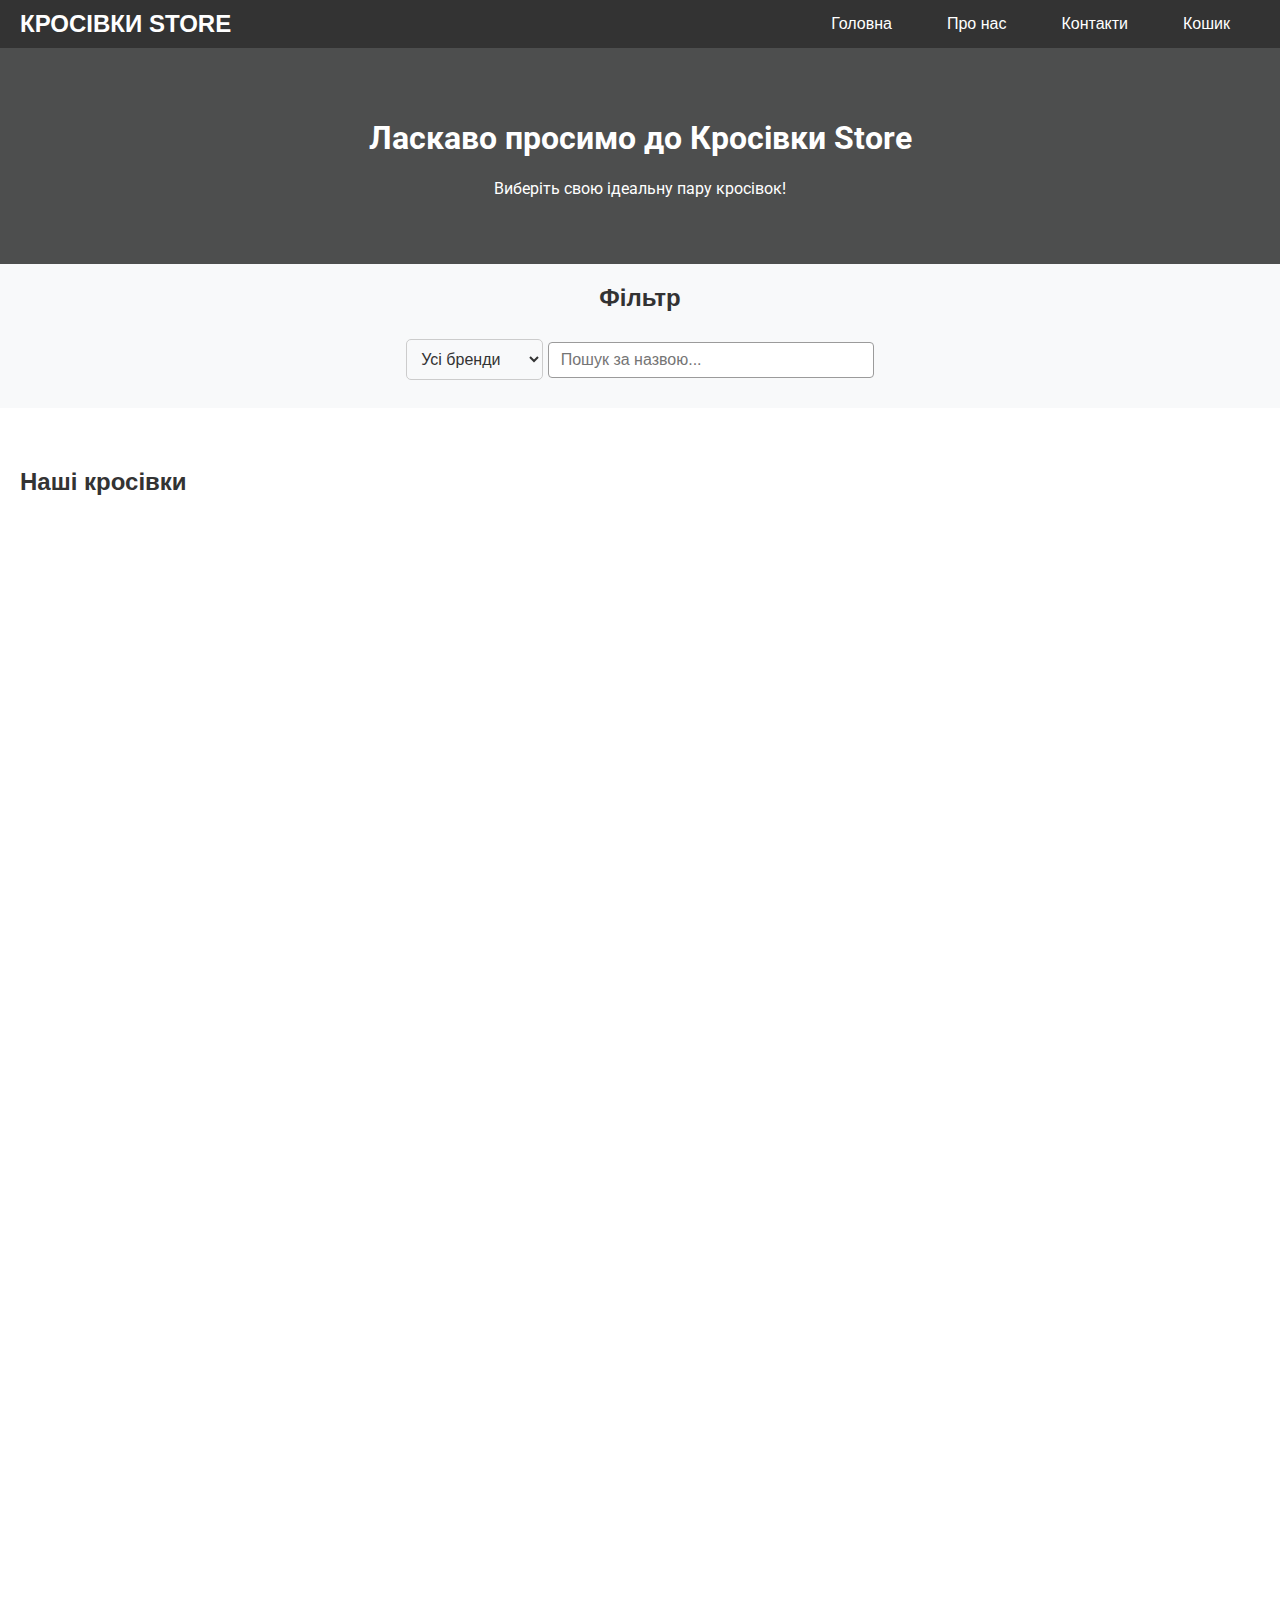
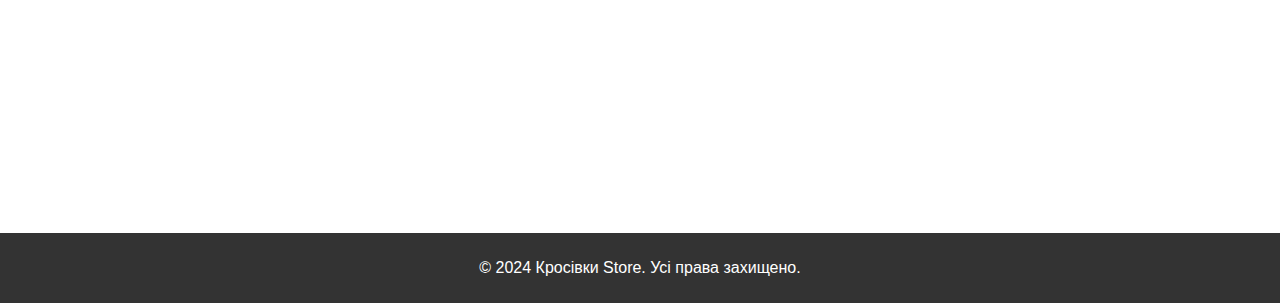
<file: index.html>
<!DOCTYPE html>
<html lang="en">
<head>
    <meta charset="UTF-8">
    <meta name="viewport" content="width=device-width, initial-scale=1.0">
    <title>Кросівки Store</title>
    <link rel="stylesheet" href="styles.css">
</head>
<body>
    <header>
        <div class="logo">Кросівки Store</div>
        <nav>
            <ul>
                <li><a href="index.html">Головна</a></li>
                <li><a href="about.html">Про нас</a></li>
                <li><a href="contact.html">Контакти</a></li>
                <li><a href="cart.html">Кошик</a></li>
            </ul>
        </nav>
    </header>

    <section id="home">
        <h1>Ласкаво просимо до Кросівки Store</h1>
        <p>Виберіть свою ідеальну пару кросівок!</p>
    </section>

    <section id="filter">
        <h2>Фільтр</h2>
        <select id="brandFilter">
            <option value="all">Усі бренди</option>
            <option value="Nike">Nike</option>
            <option value="Adidas">Adidas</option>
            <option value="Puma">Puma</option>
            <option value="New Balance">New Balance</option>
            <option value="Reebok">Reebok</option>
            <option value="Vans">Vans</option>
        </select>
    </section>

    <section id="products">
        <h2>Наші кросівки</h2>
        <div class="product-grid" id="productGrid"></div>
    </section>

    <link href="https://fonts.googleapis.com/css2?family=Roboto:wght@400;700&display=swap" rel="stylesheet">


    <footer>
        <p>© 2024 Кросівки Store. Усі права захищено.</p>
    </footer>

    <script src="script.js"></script>
</body>
</html>
</file>
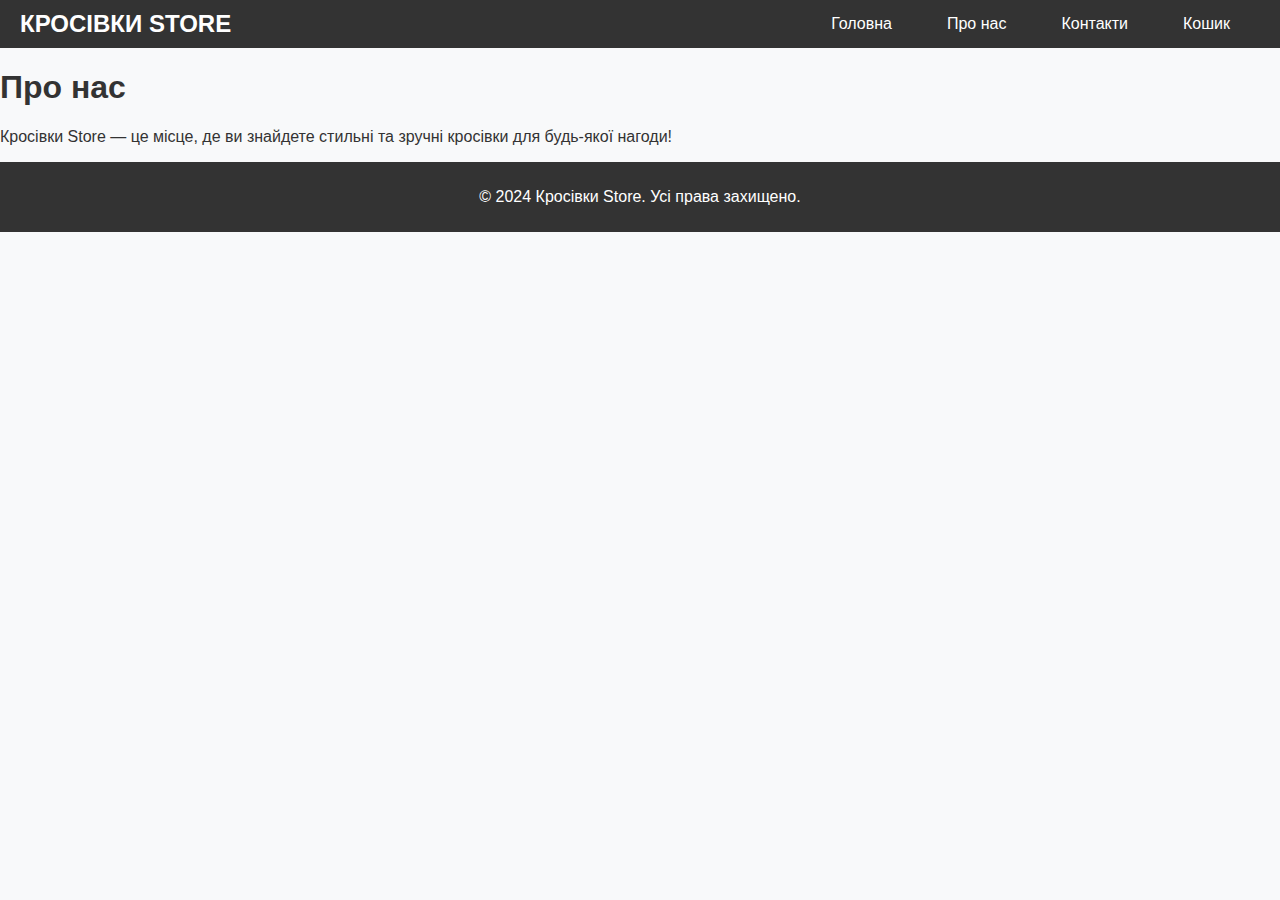
<file: about.html>
<!DOCTYPE html>
<html lang="en">
<head>
    <meta charset="UTF-8">
    <meta name="viewport" content="width=device-width, initial-scale=1.0">
    <title>Про нас - Кросівки Store</title>
    <link rel="stylesheet" href="styles.css">
</head>
<body>
    <header>
        <div class="logo">Кросівки Store</div>
        <nav>
            <ul>
                <li><a href="index.html">Головна</a></li>
                <li><a href="about.html">Про нас</a></li>
                <li><a href="contact.html">Контакти</a></li>
                <li><a href="cart.html">Кошик</a></li>
            </ul>
        </nav>
    </header>

    <section id="about">
        <h1>Про нас</h1>
        <p>Кросівки Store — це місце, де ви знайдете стильні та зручні кросівки для будь-якої нагоди!</p>
    </section>

    <footer>
        <p>© 2024 Кросівки Store. Усі права захищено.</p>
    </footer>
</body>
</html>
</file>
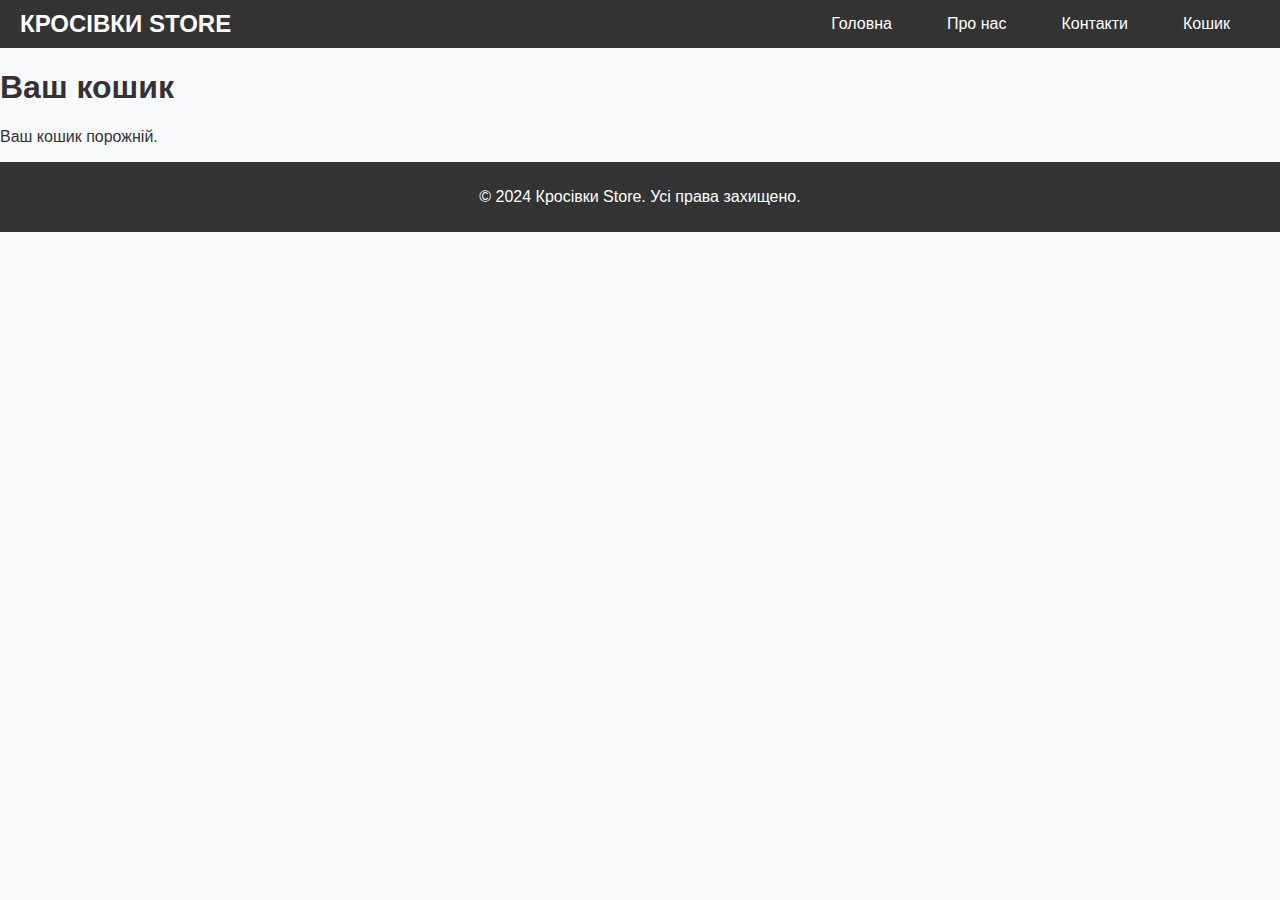
<file: cart.html>
<!DOCTYPE html>
<html lang="en">
<head>
    <meta charset="UTF-8">
    <meta name="viewport" content="width=device-width, initial-scale=1.0">
    <title>Кошик - Кросівки Store</title>
    <link rel="stylesheet" href="styles.css">
</head>
<body>
    <header>
        <div class="logo">Кросівки Store</div>
        <nav>
            <ul>
                <li><a href="index.html">Головна</a></li>
                <li><a href="about.html">Про нас</a></li>
                <li><a href="contact.html">Контакти</a></li>
                <li><a href="cart.html">Кошик</a></li>
            </ul>
        </nav>
    </header>

    <section id="cart">
        <h1>Ваш кошик</h1>
        <div id="cartItems"></div>
    </section>

    <footer>
        <p>© 2024 Кросівки Store. Усі права захищено.</p>
    </footer>

    <script>
        const cartItemsContainer = document.getElementById("cartItems");

        if (cart.length > 0) {
            cartItemsContainer.innerHTML = cart.map(item => `
                <div>
                    <h3>${item.name}</h3>
                    <p>Ціна: $${item.price}</p>
                </div>
            `).join("");
        } else {
            cartItemsContainer.innerHTML = "<p>Ваш кошик порожній.</p>";
        }
    </script>
</body>
</html>
</file>
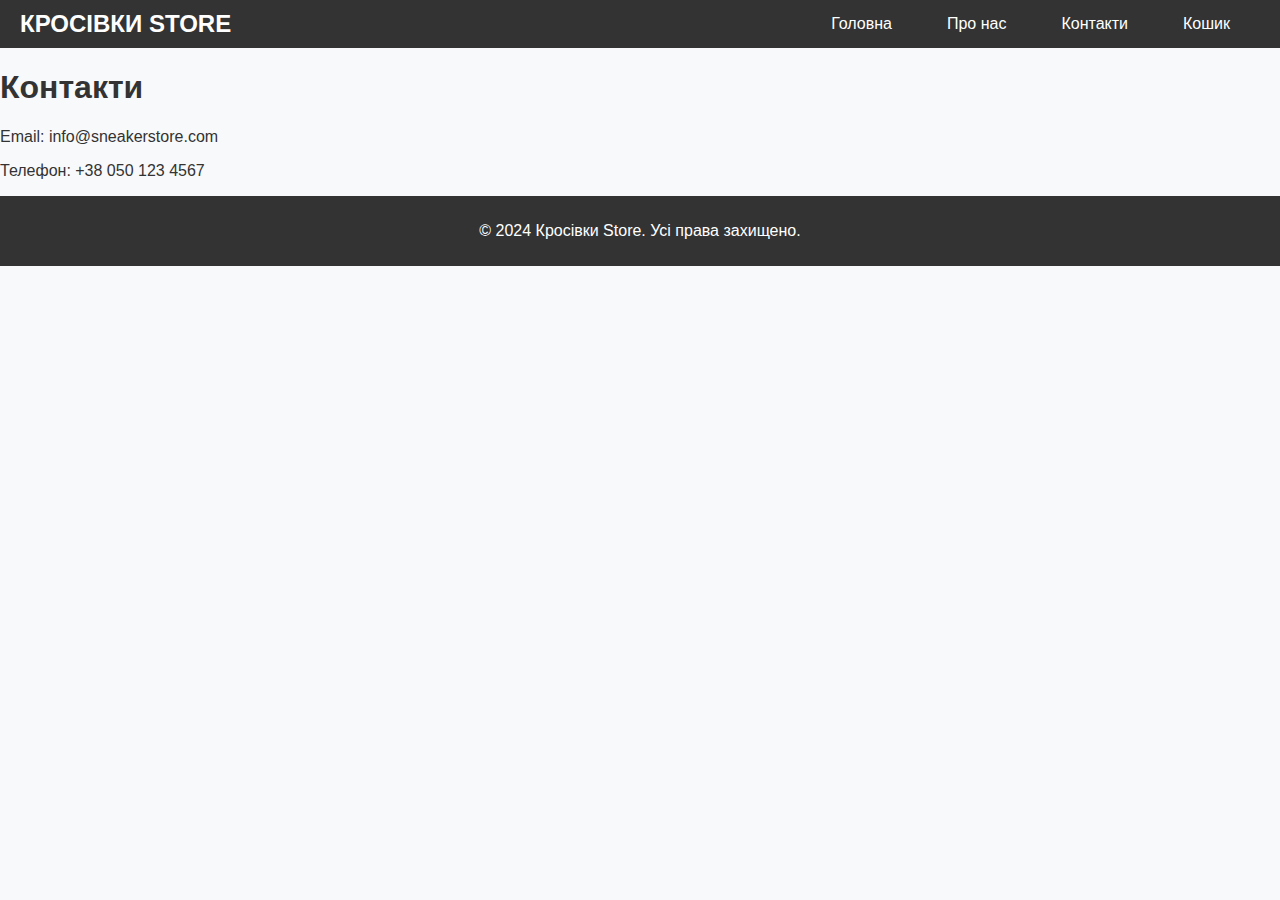
<file: contact.html>
<!DOCTYPE html>
<html lang="en">
<head>
    <meta charset="UTF-8">
    <meta name="viewport" content="width=device-width, initial-scale=1.0">
    <title>Контакти - Кросівки Store</title>
    <link rel="stylesheet" href="styles.css">
</head>
<body>
    <header>
        <div class="logo">Кросівки Store</div>
        <nav>
            <ul>
                <li><a href="index.html">Головна</a></li>
                <li><a href="about.html">Про нас</a></li>
                <li><a href="contact.html">Контакти</a></li>
                <li><a href="cart.html">Кошик</a></li>
            </ul>
        </nav>
    </header>

    <section id="contact">
        <h1>Контакти</h1>
        <p>Email: info@sneakerstore.com</p>
        <p>Телефон: +38 050 123 4567</p>
    </section>

    <footer>
        <p>© 2024 Кросівки Store. Усі права захищено.</p>
    </footer>
</body>
</html>
</file>
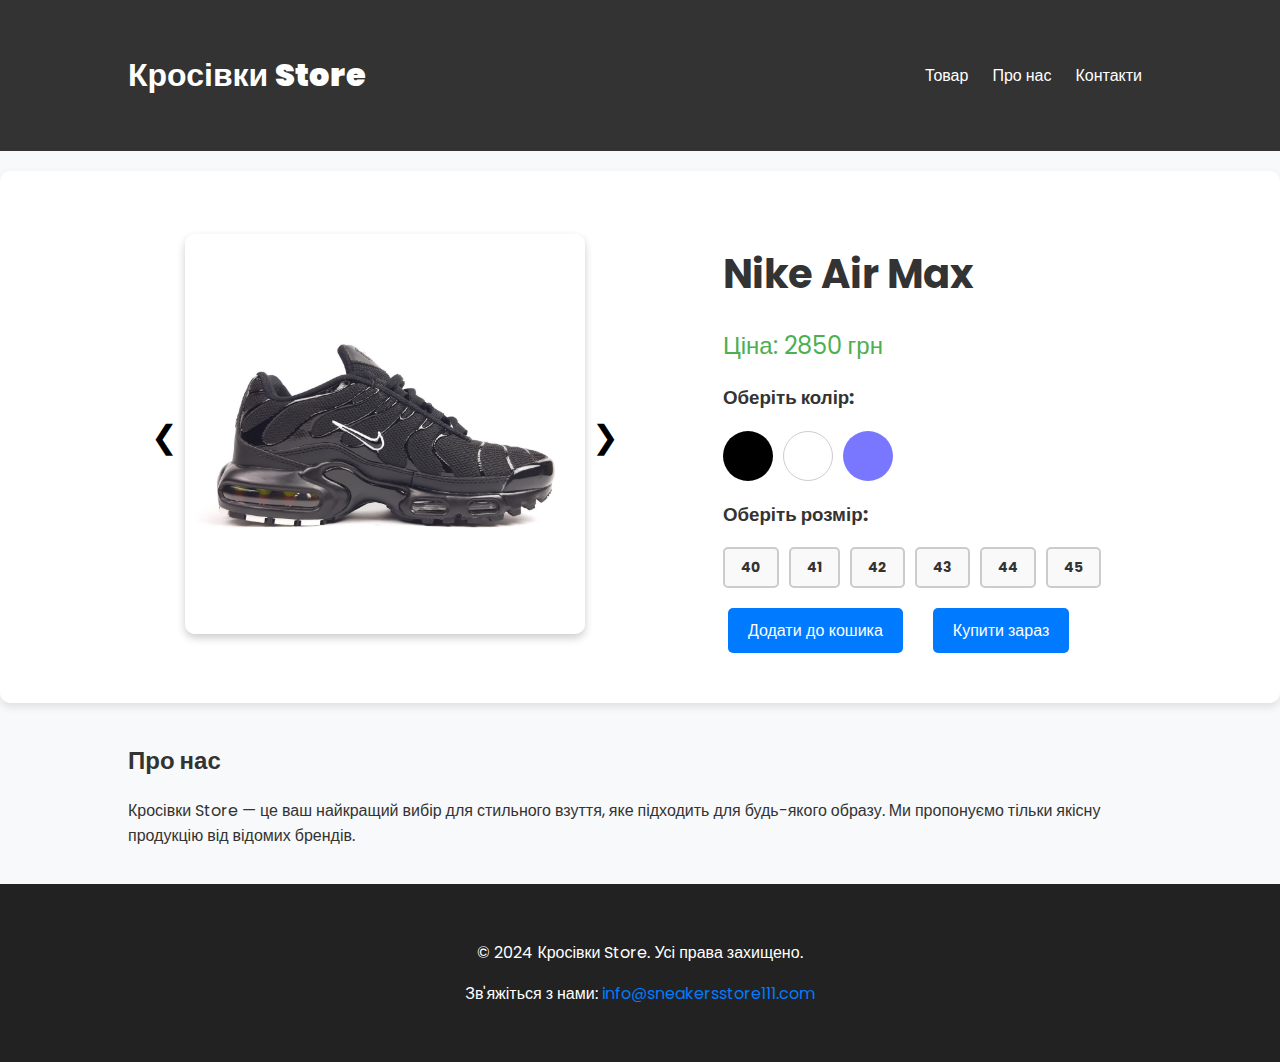
<file: product1.html>
<!DOCTYPE html>
<html lang="uk">
<head>
    <meta charset="UTF-8">
    <meta name="viewport" content="width=device-width, initial-scale=1.0">
    <title>Кросівки Nike Air Max</title>
    <link href="https://fonts.googleapis.com/css2?family=Poppins:wght@300;400;600&display=swap" rel="stylesheet">
    <link rel="stylesheet" href="styles2.css">
</head>
<body>
    <header class="header">
        <div class="container">
            <h1>
                <a href="index.html" class="logo-link" style="color: white; text-decoration: none;">
                    Кросівки <strong>Store</strong>
                </a>
            </h1>
            
            <nav>
                <a href="cart.html">Товар</a>
                <a href="about.html">Про нас</a>
                <a href="contact.html">Контакти</a>
            </nav>
            
        </div>
    </header>

    <section id="product-details" class="product-section">
        <div class="container">
            <div class="product">
                <div class="product-gallery" id="gallery">
                    <div class="image-wrapper">
                        <button id="prevImage" class="nav-arrow">❮</button>
                        <img id="mainImage" src="images/black_1.jpg" alt="Nike Air Max">
                        <button id="nextImage" class="nav-arrow">❯</button>
                    </div>
                </div>
                
                <div class="product-info">
                    <h2>Nike Air Max</h2>
                    <p class="price">Ціна: <span id="productPrice">2850 грн</span></p>
                    
                    <h3>Оберіть колір:</h3>
                    <div id="colorOptions" class="color-options">
                        <button class="color-btn active" data-color="black" data-image="images/black_1.jpg" style="background-color: black;"></button>
                        <button class="color-btn" data-color="white" data-image="images/white_1.jpg" style="background-color: white; border: 1px solid #ccc;"></button>
                        <button class="color-btn" data-color="red" data-image="images/blue_1.jpg" style="background-color: rgb(121, 119, 255);"></button>
                    </div>
                    
    
                    <h3>Оберіть розмір:</h3>
<div id="sizeOptions" class="size-options">
    <label class="size-btn">
        <input type="radio" name="size" value="40">
        <span>40</span>
    </label>
    <label class="size-btn">
        <input type="radio" name="size" value="41">
        <span>41</span>
    </label>
    <label class="size-btn">
        <input type="radio" name="size" value="42">
        <span>42</span>
    </label>
    <label class="size-btn">
        <input type="radio" name="size" value="43">
        <span>43</span>
    </label>
    <label class="size-btn">
        <input type="radio" name="size" value="44">
        <span>44</span>
    </label>
    <label class="size-btn">
        <input type="radio" name="size" value="45">
        <span>45</span>
    </label>
</div>

 
    
                    <div class="actions">
                        <button id="addToCart" class="btn-primary">Додати до кошика</button>
                        <a href="https://t.me/Dimon4kk" id="buyNow" target="_blank" class="btn-secondary">Купити зараз</a>
                    </div>
                </div>
            </div>
        </div>
    </section>
    

    <section id="about" class="about-section">
        <div class="container">
            <h2>Про нас</h2>
            <p>Кросівки Store — це ваш найкращий вибір для стильного взуття, яке підходить для будь-якого образу. Ми пропонуємо тільки якісну продукцію від відомих брендів.</p>
        </div>
    </section>

    <footer id="contact" class="footer">
        <div class="container">
            <p>© 2024 Кросівки Store. Усі права захищено.</p>
            <p>Зв'яжіться з нами: <a href="mailto:info@sneakersstore111.com">info@sneakersstore111.com</a></p>
        </div>
    </footer>

    <script src="product1.js"></script>
</body>
</html>
</file>
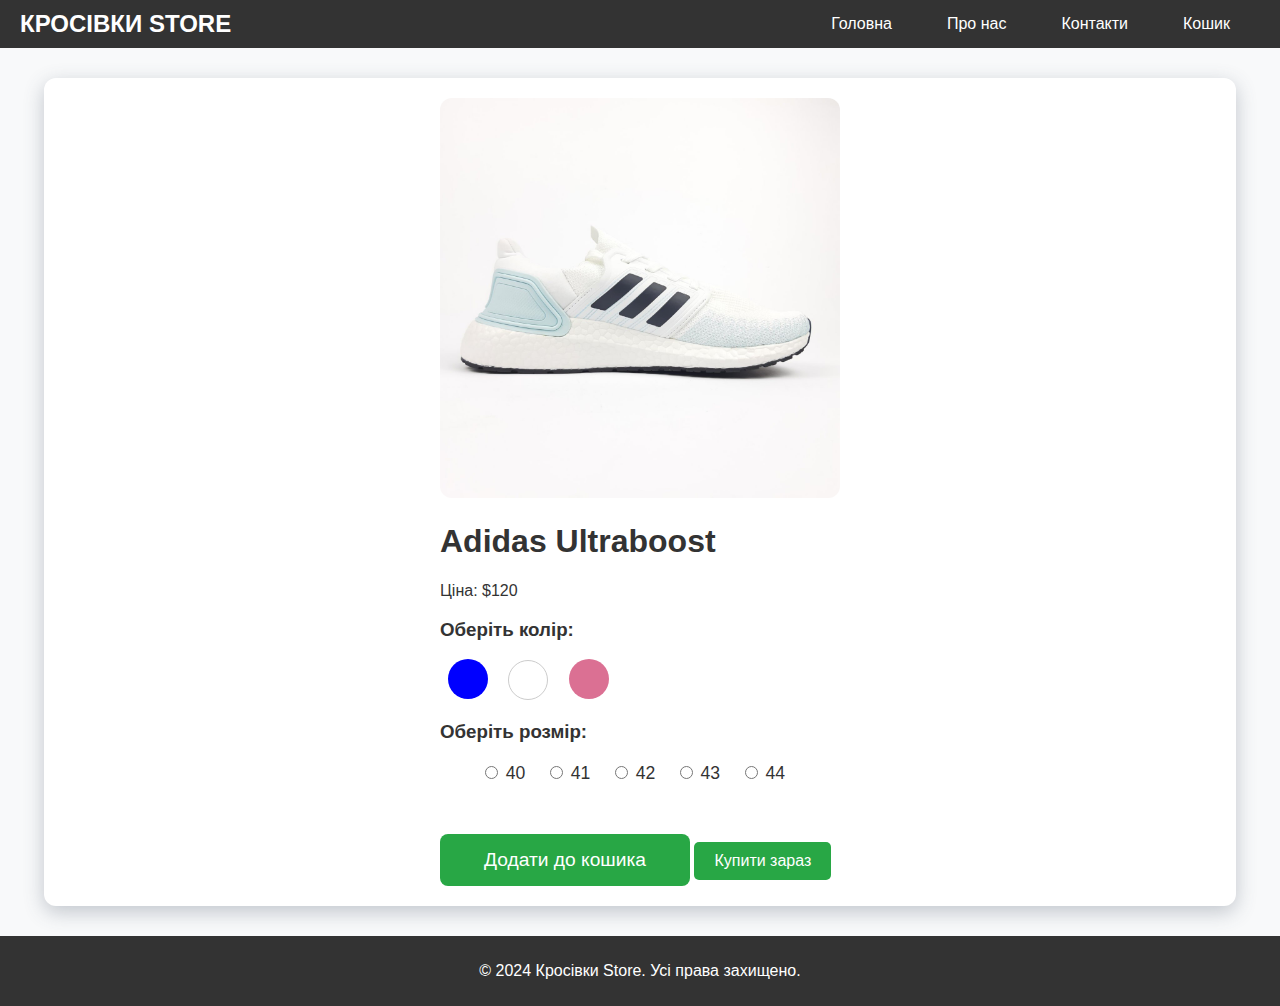
<file: product2.html>
<!DOCTYPE html>
<html lang="en">
<head>
    <meta charset="UTF-8">
    <meta name="viewport" content="width=device-width, initial-scale=1.0">
    <title>Adidas Ultraboost</title>
    <link rel="stylesheet" href="styles.css">
</head>
<body>
    <header>
        <div class="logo">Кросівки Store</div>
        <nav>
            <ul>
                <li><a href="index.html">Головна</a></li>
                <li><a href="about.html">Про нас</a></li>
                <li><a href="contact.html">Контакти</a></li>
                <li><a href="cart.html">Кошик</a></li>
            </ul>
        </nav>
    </header>

    <section id="product-details">
        <div class="product">
            <img id="productImage" src="images/Adidas_Ultraboost.jpg" alt="Adidas Ultraboost">
            <h1>Adidas Ultraboost</h1>
            <p>Ціна: $120</p>
            
            <h3>Оберіть колір:</h3>
            <div id="colorOptions">
                <button class="color-btn" data-color="black" data-image="images/Adidas_Ultraboost_blue.jpg" style="background-color: blue;"></button>
                <button class="color-btn" data-color="white" data-image="images/Adidas_Ultraboost_white.jpg" style="background-color: white; border: 1px solid #ccc;"></button>
                <button class="color-btn" data-color="red" data-image="images/Adidas_Ultraboost_peartpl.jpg" style="background-color: palevioletred;"></button>
            </div>
    
            <h3>Оберіть розмір:</h3>
            <div id="sizeOptions">
                <label><input type="radio" name="size" value="40"> 40</label>
                <label><input type="radio" name="size" value="41"> 41</label>
                <label><input type="radio" name="size" value="42"> 42</label>
                <label><input type="radio" name="size" value="43"> 43</label>
                <label><input type="radio" name="size" value="44"> 44</label>
            </div>
    
            <button id="addToCart">Додати до кошика</button>
            <a href="https://t.me/Dimon4kk" id="buyNow" target="_blank">Купити зараз</a>
        </div>
    </section>
    
    <footer>
        <p>© 2024 Кросівки Store. Усі права захищено.</p>
    </footer>

    <script src="product.js"></script>
</body>
</html>
</file>
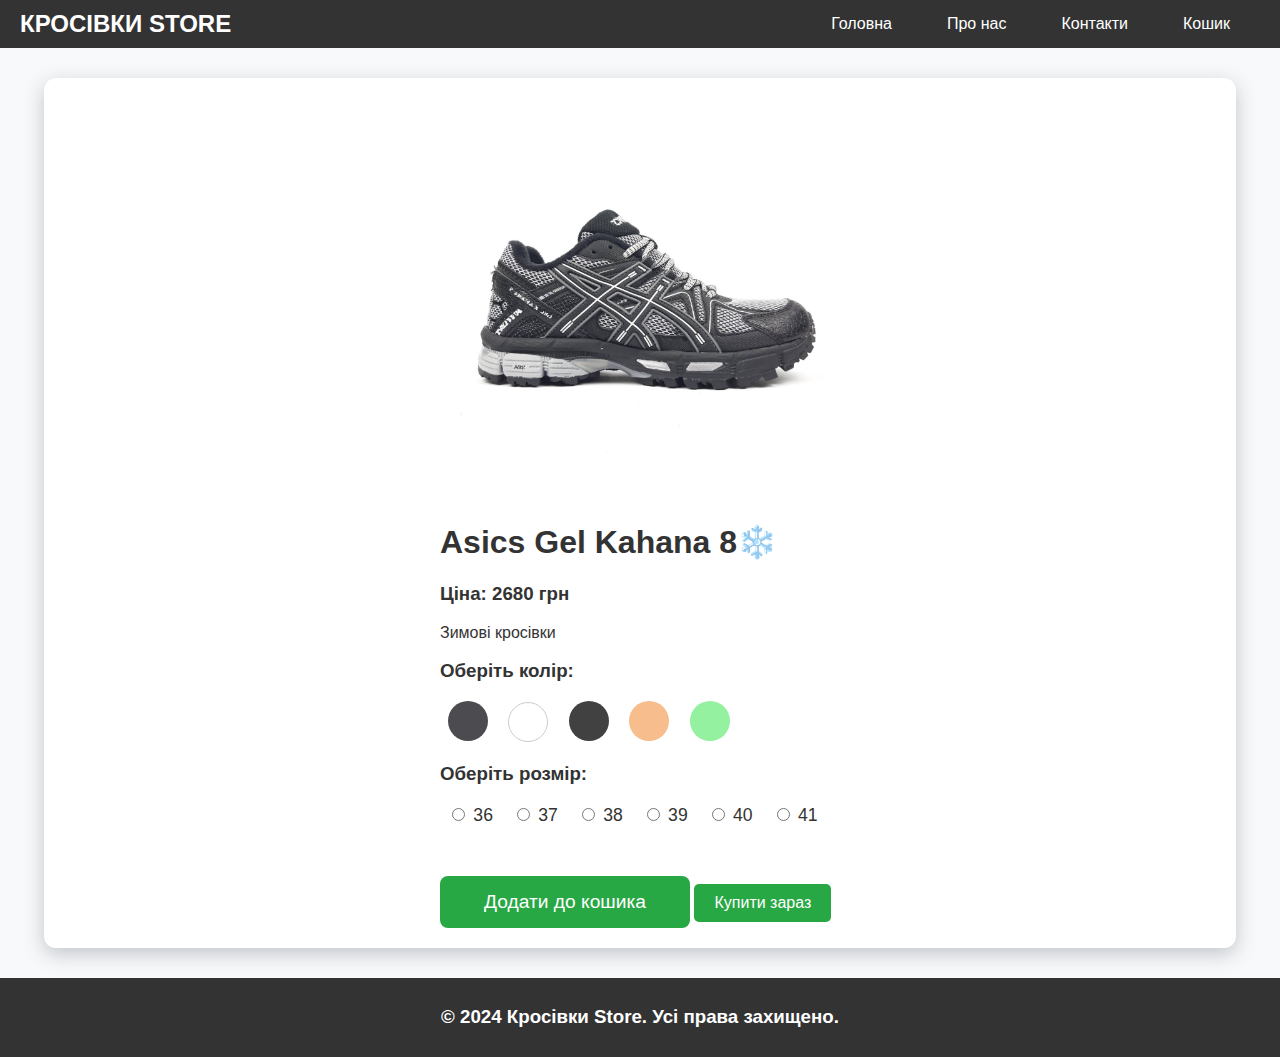
<file: product9.html>
<!DOCTYPE html>
<html lang="en">
<head>
    <meta charset="UTF-8">
    <meta name="viewport" content="width=device-width, initial-scale=1.0">
    <title>Asics Gel Kahana 8❄️</title>
    <link rel="stylesheet" href="styles.css">
</head>
<body>
    <header>
        <div class="logo">Кросівки Store</div>
        <nav>
            <ul>
                <li><a href="index.html">Головна</a></li>
                <li><a href="about.html">Про нас</a></li>
                <li><a href="contact.html">Контакти</a></li>
                <li><a href="cart.html">Кошик</a></li>
            </ul>
        </nav>
    </header>

    <section id="product-details">
        <div class="product">
            <img id="productImage" src="images/Asics_Gel_Kahana_8.jpg" alt="Asics Gel Kahana 8">
            <h1>Asics Gel Kahana 8❄️</h1>
            <h3>Ціна: 2680 грн</h3>

            <p>Зимові кросівки</p>
            
            <h3>Оберіть колір:</h3>
            <div id="colorOptions">
                <button class="color-btn" data-color="black-white" data-image="images/Asics_Gel_Kahana_8_black-white.jpg" style="background-color: rgb(76, 76, 80);"></button>
                <button class="color-btn" data-color="white" data-image="images/Asics_Gel_Kahana_8_white.jpg" style="background-color: white; border: 1px solid #ccc;"></button>
                <button class="color-btn" data-color="gray" data-image="images/Asics_Gel_Kahana_8_gray.jpg" style="background-color: rgb(65, 65, 65);"></button>
                <button class="color-btn" data-color="begie" data-image="images/Asics_Gel_Kahana_8_begie.jpg" style="background-color: rgb(248, 189, 140);"></button>
                <button class="color-btn" data-color="green-white" data-image="images/Asics_Gel_Kahana_8_green-white.jpg" style="background-color: rgb(147, 241, 160);"></button>
            </div>
    
            <h3>Оберіть розмір:</h3>
            <div id="sizeOptions">
                <label><input type="radio" name="size" value="36"> 36</label>
                <label><input type="radio" name="size" value="37"> 37</label>
                <label><input type="radio" name="size" value="38"> 38</label>
                <label><input type="radio" name="size" value="39"> 39</label>
                <label><input type="radio" name="size" value="40"> 40</label>
                <label><input type="radio" name="size" value="41"> 41</label>
            </div>
    
            <button id="addToCart">Додати до кошика</button>
            <a href="https://t.me/Dimon4kk" id="buyNow" target="_blank">Купити зараз</a>
        </div>
    </section>
    
    <footer>
        <h3>© 2024 Кросівки Store. Усі права захищено.</h3>
    </footer>

    <script src="product.js"></script>
</body>
</html>
</file>
<file: styles.css>
body {
    font-family: 'Roboto', sans-serif; 
    margin: 0;
    padding: 0;
    box-sizing: border-box;
}

header {
    background: #181818;
    color: white;
    padding: 10px 20px;
    display: flex;
    justify-content: space-between;
    align-items: center;
}

header .logo {
    font-size: 1.5em;
    font-weight: bold;
}

header nav ul {
    list-style: none;
    display: flex;
    margin: 0;
    padding: 0;
}

header nav ul li {
    margin: 0 15px;
}

header nav ul li a {
    color: white;
    text-decoration: none;
}

#home {
    font-family: 'Roboto', sans-serif;
    text-align: center;
    padding: 50px 20px;
    background: #f4f4f4;
}

#products {
    padding: 20px;
}

.product-grid {
    display: flex;
    gap: 20px;
    justify-content: center;
    flex-wrap: wrap;
}

.product-card {
    border: 1px solid #ddd;
    padding: 10px;
    text-align: center;
    width: 200px;
    background: #fff;
}

.product-card img {
    width: 100%;
    height: auto;
}

footer {
    text-align: center;
    padding: 10px;
    background: #333;
    color: white;
}



header nav ul li a {
    color: white;
    text-decoration: none;
    padding: 5px 10px;
    border-radius: 5px;
}

header nav ul li a:hover {
    background: #555;
    transition: 0.3s;
}

.product-card button {
    background-color: #007bff;
    color: white;
    border: none;
    padding: 10px;
    cursor: pointer;
    border-radius: 5px;
}

.product-card button:hover {
    background-color: #0056b3;
}



body {
    font-family: 'Arial', sans-serif;
    margin: 0;
    padding: 0;
    box-sizing: border-box;
    background-color: #f8f9fa;
    color: #333;
}

header {
    background-color: #343a40;
    color: white;
    padding: 20px 50px;
    display: flex;
    justify-content: space-between;
    align-items: center;
}

header .logo {
    font-size: 1.8em;
    font-weight: bold;
}

header nav ul {
    list-style: none;
    display: flex;
    margin: 0;
    padding: 0;
}

header nav ul li {
    margin: 0 15px;
}

header nav ul li a {
    color: white;
    text-decoration: none;
    font-weight: 500;
}

header nav ul li a:hover {
    text-decoration: underline;
}

#home {
    text-align: center;
    padding: 50px 20px;
    background: #6c757d;
    color: white;
}

#products {
    padding: 40px 20px;
    background-color: #ffffff;
}

.product-grid {
    display: flex;
    flex-wrap: wrap;
    gap: 20px;
    justify-content: center;
}

.product-card {
    background-color: #ffffff;
    border: 1px solid #ddd;
    border-radius: 10px;
    overflow: hidden;
    width: 300px;
    text-align: center;
    box-shadow: 0 4px 6px rgba(0, 0, 0, 0.1);
}

.product-card img {
    width: 100%;
    height: 200px;
    object-fit: cover;
}

.product-card h3 {
    margin: 10px 0;
    font-size: 1.2em;
    color: #333;
}

.product-card p {
    margin: 5px 0;
    color: #666;
}

.product-card a {
    display: inline-block;
    margin: 15px 0;
    padding: 10px 20px;
    background-color: #007bff;
    color: white;
    text-decoration: none;
    border-radius: 5px;
    transition: background-color 0.3s ease;
}

.product-card a:hover {
    background-color: #0056b3;
}



body {
    font-family: 'Arial', sans-serif;
    margin: 0;
    padding: 0;
    box-sizing: border-box;
    background-color: #f8f9fa;
    color: #333;
}

header {
    background-color: #343a40;
    color: white;
    padding: 20px 50px;
    display: flex;
    justify-content: space-between;
    align-items: center;
}

header .logo {
    font-size: 1.8em;
    font-weight: bold;
}

header nav ul {
    list-style: none;
    display: flex;
    margin: 0;
    padding: 0;
}

header nav ul li {
    margin: 0 15px;
}

header nav ul li a {
    color: white;
    text-decoration: none;
    font-weight: 500;
}

header nav ul li a:hover {
    text-decoration: underline;
}

#home {
    text-align: center;
    padding: 50px 20px;
    background: #333d;
    color: white;
}

#products {
    padding: 40px 20px;
    background-color: #ffffff;
}

.product-grid {
    display: flex;
    flex-wrap: wrap;
    gap: 20px;
    justify-content: center;
}

.product-card {
    background-color: #ffffff;
    border: 1px solid #ddd;
    border-radius: 10px;
    overflow: hidden;
    width: 300px;
    text-align: center;
    box-shadow: 0 4px 6px rgba(0, 0, 0, 0.1);
}

.product-card img {
    width: 100%;
    height: 200px;
    object-fit: cover;
}

.product-card h3 {
    margin: 10px 0;
    font-size: 1.2em;
    color: #333;
}

.product-card p {
    margin: 5px 0;
    color: #666;
}

.product-card a {
    display: inline-block;
    margin: 15px 0;
    padding: 10px 20px;
    background-color: #007bff;
    color: white;
    text-decoration: none;
    border-radius: 5px;
    transition: background-color 0.3s ease;
}

.product-card a:hover {
    background-color: #0056b3;
}



#filter {
    text-align: center;
    margin: 20px 0;
}

#filter select {
    padding: 10px;
    font-size: 1em;
    border: 1px solid #ccc;
    border-radius: 5px;
    background-color: #f8f9fa;
    color: #333;
    cursor: pointer;
    transition: border-color 0.3s ease;
}

#filter select:hover {
    border-color: #007bff;
}



/* Основні стилі */
#product-details {
    display: flex;
    flex-direction: column;
    align-items: center;
    margin: 30px auto;
    background-color: #fff;
    padding: 20px;
    border-radius: 12px;
    box-shadow: 0 6px 20px rgba(67, 79, 100, 0.301);
    width: 90%;
    max-width: 1200px;
}

.product img {
    width: 100%;
    height: auto;
    max-width: 400px;
    border-radius: 12px;
    transition: transform 0.3s ease;
    object-fit: contain;
}

.product img:hover {
    transform: scale(1.05);
}

.color-btn-container {
    display: flex;
    justify-content: center;
    margin-top: 20px;
}

.color-btn {
    width: 40px;
    height: 40px;
    margin: 0 8px;
    border: none;
    border-radius: 50%;
    cursor: pointer;
    outline: none;
    transition: transform 0.2s ease, box-shadow 0.2s ease;
}

.color-btn:hover {
    transform: scale(1.2);
    box-shadow: 0 0 10px rgba(0, 0, 0, 0.3);
}

#sizeOptions {
    margin: 20px 0;
    text-align: center;
}

#sizeOptions label {
    font-size: 1.1em;
    margin-right: 15px;
    color: #333;
}

#sizeOptions select {
    padding: 10px;
    font-size: 1em;
    border-radius: 8px;
    border: 1px solid #ddd;
    outline: none;
    transition: border-color 0.3s ease;
}

#sizeOptions select:focus {
    border-color: #007bff;
}

/* Кнопка додавання в кошик */
#addToCart {
    padding: 15px 25px;
    background-color: #28a745;
    color: #fff;
    font-size: 1.2em;
    border: none;
    border-radius: 8px;
    cursor: pointer;
    transition: background-color 0.3s ease, transform 0.2s ease;
    width: 100%;
    max-width: 250px;
    margin-top: 30px;
}

#addToCart:hover {
    background-color: #218838;
    transform: translateY(-3px);
}

#addToCart:active {
    transform: translateY(1px);
}

@media (max-width: 768px) {
    #product-details {
        width: 100%;
        padding: 15px;
    }

    .product img {
        max-width: 100%;
    }

    #addToCart {
        font-size: 1.1em;
        padding: 12px 20px;
    }
}



#buyNow {
    display: inline-block;
    margin-top: 10px;
    padding: 10px 20px;
    background-color: #28a745;
    color: white;
    text-decoration: none;
    border-radius: 5px;
    font-size: 1em;
    text-align: center;
    transition: background-color 0.3s ease;
}

#buyNow:hover {
    background-color: #218838;
}



.product-card {
    border: 1px solid #ddd;
    border-radius: 8px;
    padding: 16px;
    text-align: center;
    transition: transform 0.3s ease, box-shadow 0.3s ease;
}

.product-card img {
    max-width: 100%;
    border-radius: 8px;
    margin-bottom: 16px;
    transition: transform 0.3s ease;
}

.product-card:hover img {
    transform: scale(1.1);
}

.product-card a {
    display: inline-block;
    margin-top: 10px;
    color: #758ba3;
    text-decoration: none;
    font-weight: bold;
    transition: color 0.3s ease, background-color 0.3s ease;
}

.product-card a:hover {
    color: #fff;
    background-color: #758ba3;
    padding: 8px 12px;
    border-radius: 4px;
}







#searchInput {
    margin: 10px 0;
    padding: 8px 12px;
    width: 300px;
    border: 1px solid #9b9b9b;
    border-radius: 4px;
    font-size: 16px;
}



/* Стиль для карток */
.product-card {
    opacity: 0;
    transform: translateY(20px);
    animation: fadeIn 0.5s forwards ease-in-out;
}

/* Анімація появи */
@keyframes fadeIn {
    to {
        opacity: 1;
        transform: translateY(0);
    }
}









header {
    background-color: #333333; /* Темно-сірий колір для всього заголовка */
    color: #ffffff; /* Білий колір для тексту */
    padding: 10px 20px; /* Внутрішній відступ для гарного вигляду */
}

header .logo {
    font-size: 24px; /* Збільшений розмір тексту для логотипу */
    font-weight: bold; /* Жирний текст */
    text-transform: uppercase; /* Всі літери великі */
}

header nav ul {
    list-style: none; /* Видалити маркери списку */
    padding: 0;
    margin: 0;
    display: flex; /* Розташувати елементи горизонтально */
}

header nav ul li {
    margin-right: 20px; /* Відступ між пунктами навігації */
}

header nav ul li a {
    color: #ffffff; /* Білий колір для посилань */
    text-decoration: none; /* Видалити підкреслення */
    font-size: 16px;
    transition: color 0.3s ease; /* Плавна зміна кольору при наведенні */
}

header nav ul li a:hover {
    color: #758ba3; /* Сірий колір при наведенні */
}
</file>
<file: styles2.css>
/* Загальні стилі */
body {
    font-family: 'Poppins', sans-serif;
    margin: 0;
    padding: 0;
    box-sizing: border-box;
    background: #f8f9fa;
    color: #333;
}

.container {
    max-width: 1200px;
    margin: 0 auto;
    padding: 20px;
}

header {
    background: #222;
    color: #fff;
    padding: 20px 0;
}

header .container {
    display: flex;
    justify-content: space-between;
    align-items: center;
}

header .logo {
    font-size: 1.5rem;
    font-weight: 600;
}

header nav a {
    color: #fff;
    margin-left: 20px;
    text-decoration: none;
    font-weight: 400;
}

header nav a:hover {
    text-decoration: underline;
}

.product-section {
    background: #fff;
    padding: 40px 0;
    border-radius: 10px;
    box-shadow: 0 4px 8px rgba(0, 0, 0, 0.1);
    margin-top: 20px;
}

.product {
    display: flex;
    align-items: center;
    justify-content: space-between;
}

.product-image img {
    width: 100%;
    max-width: 400px;
    border-radius: 10px;
}

.product-info {
    max-width: 600px;
    margin-left: 40px;
}

.product-info h2 {
    font-size: 2.5rem;
    margin-bottom: 20px;
}

.price {
    font-size: 1.5rem;
    margin-bottom: 20px;
    color: #4caf50;
}

.color-options, .size-options {
    display: flex;
    gap: 15px;
    margin-bottom: 20px;
}

.color-btn {
    width: 50px;
    height: 50px;
    border: none;
    border-radius: 50%;
    cursor: pointer;
    transition: transform 0.3s;
}

.color-btn:hover {
    transform: scale(1.2);
}

.actions {
    display: flex;
    gap: 20px;
}

.btn-primary {
    background: #007bff;
    color: #fff;
    padding: 10px 20px;
    border: none;
    border-radius: 5px;
    cursor: pointer;
    font-size: 1rem;
    transition: background 0.3s;
}

.btn-primary:hover {
    background: #0056b3;
}

.btn-secondary {
    background: #6c757d;
    color: #fff;
    padding: 10px 20px;
    border-radius: 5px;
    text-decoration: none;
    font-size: 1rem;
    transition: background 0.3s;
}

.btn-secondary:hover {
    background: #495057;
}

footer {
    background: #222;
    color: #fff;
    text-align: center;
    padding: 20px 0;
}

footer a {
    color: #007bff;
    text-decoration: none;
}






body {
    font-family: 'Poppins', sans-serif;
    margin: 0;
    padding: 0;
}

.container {
    width: 80%;
    margin: 0 auto;
}

.header {
    background: #333;
    color: #fff;
    padding: 10px 0;
}

.header .logo {
    font-size: 24px;
}

.header nav a {
    color: #fff;
    margin: 0 10px;
    text-decoration: none;
}

.product-section {
    padding: 20px 0;
}

.product {
    display: flex;
    gap: 20px;
}

.product-gallery {
    display: flex;
    flex-direction: column;
    align-items: center;
}

.image-wrapper {
    position: relative;
    display: inline-block;
}

#mainImage {
    width: 400px;
    height: 400px;
    object-fit: cover;
    border-radius: 10px;
    box-shadow: 0 4px 8px rgba(0, 0, 0, 0.2);
}

.nav-arrow {
    position: absolute;
    top: 50%;
    transform: translateY(-50%);
    background: none;
    border: none;
    font-size: 2rem;
    color: #000;
    cursor: pointer;
}

#prevImage {
    left: -40px;
}

#nextImage {
    right: -40px;
}

.color-options, .size-options {
    display: flex;
    gap: 10px;
    margin: 10px 0;
}

.color-btn {
    padding: 10px 15px;
    border: 1px solid #ccc;
    cursor: pointer;
    transition: background-color 0.3s ease;
}

.color-btn.active {
    background-color: #007bff;
    color: #fff;
    border-color: #007bff;
}

.btn-primary, .btn-secondary {
    padding: 10px 20px;
    margin: 10px 5px;
    text-decoration: none;
    color: #fff;
    background: #007bff;
    border: none;
    border-radius: 5px;
    cursor: pointer;
}


.product {
    display: flex;
    gap: 40px; /* Трохи більше відступу між фото та текстом */
    align-items: center;
}

.product-gallery {
    flex: 1.2; /* Ширина галереї трохи більша */
    text-align: center;
    transition: transform 0.4s ease-in-out, opacity 0.4s ease-in-out; /* Анімація */
}

.product-gallery img {
    width: 450px; /* Трохи більше фото */
    height: auto;
    border-radius: 10px;
}

.product-info {
    flex: 1;
}

.product-gallery.fade {
    transform: translateX(20px); /* Ефект зсуву праворуч */
    opacity: 0.8; /* Легка прозорість при зміні фото */
}





.color-btn {
    outline: none; /* Вимикає стандартний фокус */
    box-shadow: none; /* Вимикає синій обвід */
    border: none; /* Якщо є рамка, її теж можна прибрати */
    cursor: pointer; /* Змінює вигляд курсора */
}

.color-btn:focus {
    outline: none; /* Забирає фокус */
    box-shadow: none; /* Видаляє обвід */
}








/* Загальний стиль для блоку */
.size-options {
    display: flex;
    gap: 10px;
}

/* Стиль для кнопок */
.size-btn {
    display: inline-block;
    position: relative;
    cursor: pointer;
    user-select: none;
}

.size-btn input[type="radio"] {
    display: none; /* Ховаємо стандартний input */
}

/* Стиль для кастомної кнопки */
.size-btn span {
    display: inline-block;
    padding: 8px 16px;
    border: 2px solid #ccc;
    border-radius: 5px;
    background-color: #f9f9f9;
    font-size: 14px;
    font-weight: bold;
    text-align: center;
    color: #333;
    transition: all 0.3s ease;
}

/* При виборі кнопки */
.size-btn input[type="radio"]:checked + span {
    border-color: #007BFF;
    background-color: #007BFF;
    color: #fff;
    box-shadow: 0 0 8px rgba(0, 123, 255, 0.5);
}

/* Ефект при наведенні */
.size-btn span:hover {
    border-color: #007BFF;
    color: #007BFF;
    background-color: #eef6ff;
}



.logo-link:hover {
    text-decoration: underline; /* Підкреслення при наведенні */
    color: #ccc; /* Світло-сірий колір */
}
</file>
